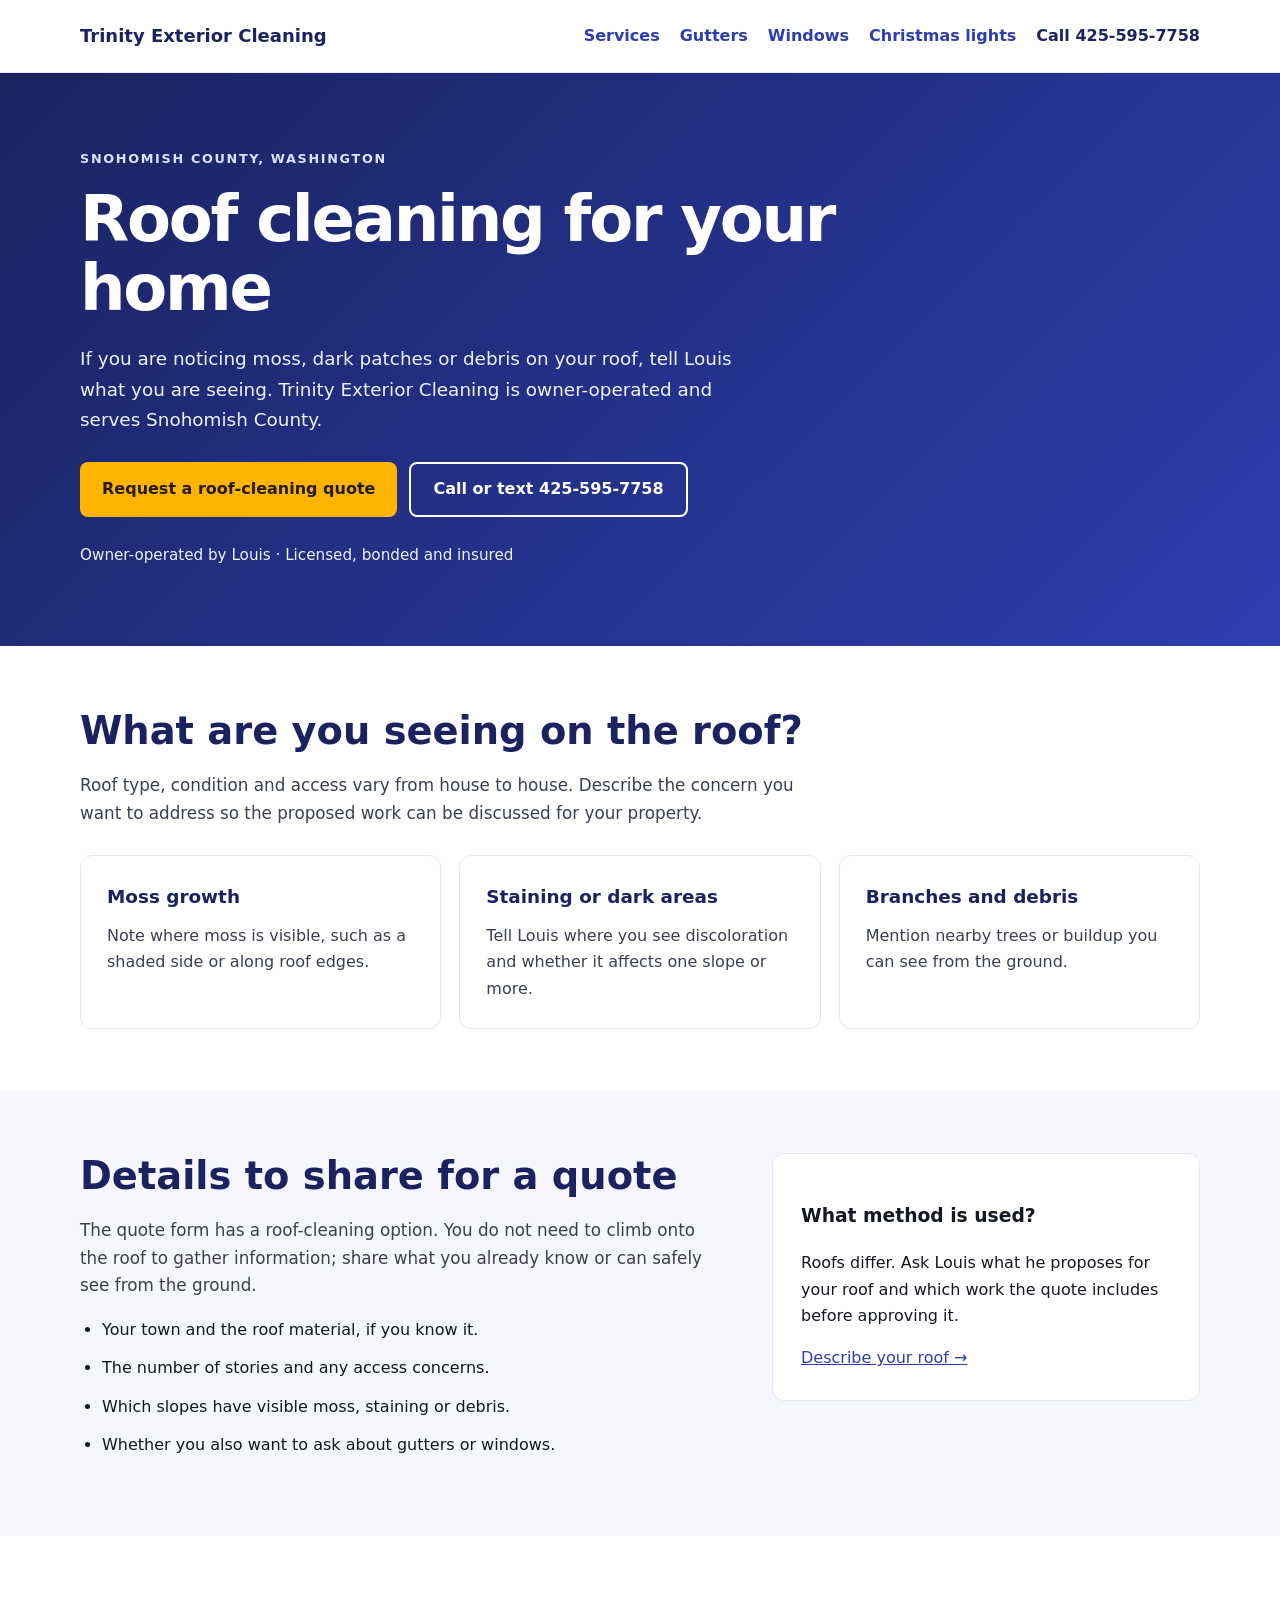
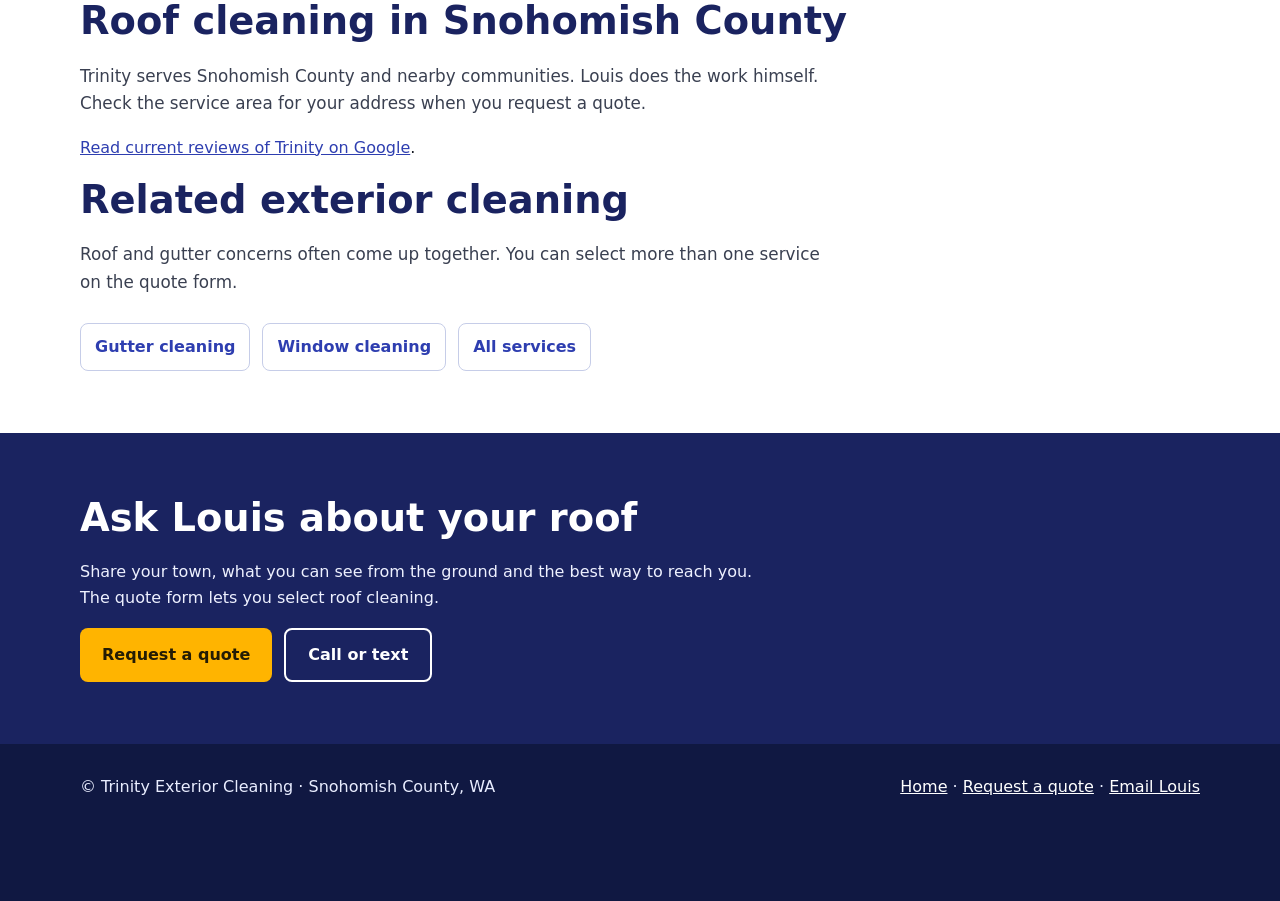
<file: roof-cleaning/index.html>
<!doctype html>
<html lang="en">
<head>
  <meta charset="utf-8">
  <meta name="viewport" content="width=device-width, initial-scale=1">
  <title>Roof Cleaning in Snohomish County, WA | Trinity Exterior Cleaning</title>
  <meta name="description" content="Ask Louis at Trinity Exterior Cleaning about roof cleaning for your Snohomish County home. Owner-operated, licensed, bonded and insured. Call or request a quote.">
  <link rel="canonical" href="https://trinityexteriorco.com/roof-cleaning/">
  <meta name="robots" content="index,follow,max-image-preview:large,max-snippet:-1,max-video-preview:-1">
  <meta property="og:type" content="website">
  <meta property="og:title" content="Roof Cleaning in Snohomish County | Trinity Exterior Cleaning">
  <meta property="og:description" content="Roof cleaning from an owner-operated local business. Tell Louis about your roof and request a quote.">
  <meta property="og:url" content="https://trinityexteriorco.com/roof-cleaning/">
  <meta name="theme-color" content="#232f8a">
  <style>
    :root{--blue:#2e3eb0;--deep:#1a2360;--ink:#141821;--text:#3a4051;--soft:#f5f7fc;--line:#e3e8f3;--gold:#ffb400}
    *{box-sizing:border-box}html{scroll-behavior:smooth}body{margin:0;color:var(--ink);font:16px/1.65 system-ui,-apple-system,"Segoe UI",sans-serif;background:#fff}a{color:var(--blue)}a:focus-visible{outline:3px solid var(--gold);outline-offset:3px;border-radius:3px}
    .wrap{width:min(1120px,calc(100% - 40px));margin:auto}.top{background:#fff;border-bottom:1px solid var(--line)}.top .wrap{display:flex;align-items:center;justify-content:space-between;gap:24px;min-height:72px}.brand{font-weight:850;font-size:18px;line-height:1.2;color:var(--deep);text-decoration:none}.top nav{display:flex;flex-wrap:wrap;gap:20px;align-items:center}.top nav a{text-decoration:none;font-weight:650}.top nav .call{color:var(--deep)}
    .hero{background:linear-gradient(135deg,var(--deep),var(--blue));color:#fff;padding:72px 0 78px}.eyebrow{font-size:.8rem;letter-spacing:.13em;text-transform:uppercase;font-weight:800;color:#dce2ff}.hero h1{font-size:clamp(2.4rem,5vw,4.5rem);line-height:1.07;max-width:800px;letter-spacing:-.035em;margin:14px 0 22px}.hero p{font-size:1.15rem;max-width:680px;color:#eef1ff;margin:0 0 27px}.actions{display:flex;gap:12px;flex-wrap:wrap}.button{display:inline-flex;align-items:center;justify-content:center;min-height:48px;padding:12px 22px;border-radius:8px;font-weight:800;text-decoration:none;background:var(--gold);color:#241c04}.button.alt{background:transparent;border:2px solid #fff;color:#fff}.trust{display:block;margin-top:26px;color:#eef1ff;font-size:.95rem}
    main section{padding:62px 0}.soft{background:var(--soft)}h2{font-size:clamp(1.7rem,3vw,2.4rem);line-height:1.2;color:var(--deep);margin:0 0 18px}.lead{max-width:760px;font-size:1.05rem;color:var(--text)}.grid{display:grid;grid-template-columns:repeat(3,1fr);gap:18px;margin-top:28px}.card{padding:26px;border:1px solid var(--line);border-radius:12px;background:#fff}.card h3{margin:0 0 10px;color:var(--deep);font-size:1.15rem}.card p{margin:0;color:var(--text)}.list{padding-left:22px;max-width:760px}.list li{margin:12px 0}.split{display:grid;grid-template-columns:1.2fr .8fr;gap:50px;align-items:start}.panel{background:#fff;border:1px solid var(--line);border-radius:12px;padding:28px}.panel p{margin-top:0}.related{display:flex;gap:12px;flex-wrap:wrap;margin-top:26px}.related a{padding:10px 14px;border:1px solid #c6cde8;border-radius:8px;text-decoration:none;font-weight:700}.quote{background:var(--deep);color:#fff}.quote h2{color:#fff}.quote p{color:#eef1ff;max-width:700px}.footer{padding:30px 0 100px;background:#101842;color:#e9edff}.footer a{color:#fff}.footer .wrap{display:flex;gap:18px;justify-content:space-between;flex-wrap:wrap}.mobile-actions{display:none}
    @media(max-width:720px){.top .wrap{align-items:flex-start;flex-direction:column;padding:13px 0;gap:8px}.top nav{gap:12px;font-size:.86rem}.hero{padding:54px 0 64px}.grid,.split{grid-template-columns:1fr}.split{gap:22px}main section{padding:48px 0}.mobile-actions{display:flex;position:fixed;bottom:0;left:0;right:0;z-index:10;gap:8px;padding:9px 12px calc(9px + env(safe-area-inset-bottom));background:#fff;box-shadow:0 -3px 18px #10184222}.mobile-actions a{flex:1;text-align:center;text-decoration:none;font-weight:800;border-radius:7px;padding:12px 8px;min-height:46px;border:2px solid var(--blue)}.mobile-actions a:last-child{color:#fff;background:var(--blue)}}
  </style>
</head>
<body>
  <header class="top"><div class="wrap"><a class="brand" href="/">Trinity Exterior Cleaning</a><nav aria-label="Main navigation"><a href="/#services">Services</a><a href="/gutter-cleaning/">Gutters</a><a href="/window-cleaning/">Windows</a><a href="/lights/">Christmas lights</a><a class="call" href="tel:4255957758">Call 425-595-7758</a></nav></div></header>
  <main>
    <section class="hero"><div class="wrap"><span class="eyebrow">Snohomish County, Washington</span><h1>Roof cleaning for your home</h1><p>If you are noticing moss, dark patches or debris on your roof, tell Louis what you are seeing. Trinity Exterior Cleaning is owner-operated and serves Snohomish County.</p><div class="actions"><a class="button" href="/book/#quote">Request a roof-cleaning quote</a><a class="button alt" href="tel:4255957758">Call or text 425-595-7758</a></div><span class="trust">Owner-operated by Louis · Licensed, bonded and insured</span></div></section>
    <section><div class="wrap"><h2>What are you seeing on the roof?</h2><p class="lead">Roof type, condition and access vary from house to house. Describe the concern you want to address so the proposed work can be discussed for your property.</p><div class="grid"><div class="card"><h3>Moss growth</h3><p>Note where moss is visible, such as a shaded side or along roof edges.</p></div><div class="card"><h3>Staining or dark areas</h3><p>Tell Louis where you see discoloration and whether it affects one slope or more.</p></div><div class="card"><h3>Branches and debris</h3><p>Mention nearby trees or buildup you can see from the ground.</p></div></div></div></section>
    <section class="soft"><div class="wrap split"><div><h2>Details to share for a quote</h2><p class="lead">The quote form has a roof-cleaning option. You do not need to climb onto the roof to gather information; share what you already know or can safely see from the ground.</p><ul class="list"><li>Your town and the roof material, if you know it.</li><li>The number of stories and any access concerns.</li><li>Which slopes have visible moss, staining or debris.</li><li>Whether you also want to ask about gutters or windows.</li></ul></div><div class="panel"><h3>What method is used?</h3><p>Roofs differ. Ask Louis what he proposes for your roof and which work the quote includes before approving it.</p><a href="/book/#quote">Describe your roof →</a></div></div></section>
    <section><div class="wrap"><h2>Roof cleaning in Snohomish County</h2><p class="lead">Trinity serves Snohomish County and nearby communities. Louis does the work himself. Check the service area for your address when you request a quote.</p><p><a href="https://share.google/9lr3SAAIuRhdXml0r" target="_blank" rel="noopener noreferrer">Read current reviews of Trinity on Google</a>.</p><h2>Related exterior cleaning</h2><p class="lead">Roof and gutter concerns often come up together. You can select more than one service on the quote form.</p><div class="related"><a href="/gutter-cleaning/">Gutter cleaning</a><a href="/window-cleaning/">Window cleaning</a><a href="/">All services</a></div></div></section>
    <section class="quote"><div class="wrap"><h2>Ask Louis about your roof</h2><p>Share your town, what you can see from the ground and the best way to reach you. The quote form lets you select roof cleaning.</p><div class="actions"><a class="button" href="/book/#quote">Request a quote</a><a class="button alt" href="tel:4255957758">Call or text</a></div></div></section>
  </main>
  <footer class="footer"><div class="wrap"><span>© Trinity Exterior Cleaning · Snohomish County, WA</span><span><a href="/">Home</a> · <a href="/book/">Request a quote</a> · <a href="mailto:louis@trinityexteriorco.com">Email Louis</a></span></div></footer>
  <div class="mobile-actions" aria-label="Contact options"><a href="tel:4255957758">Call or text</a><a href="/book/#quote">Get a quote</a></div>
  <script type="application/ld+json">{"@context":"https://schema.org","@type":"Service","name":"Roof cleaning","serviceType":"Roof cleaning","url":"https://trinityexteriorco.com/roof-cleaning/","areaServed":{"@type":"AdministrativeArea","name":"Snohomish County, WA"},"provider":{"@id":"https://trinityexteriorco.com/#business"}}</script>
</body>
</html>
</file>
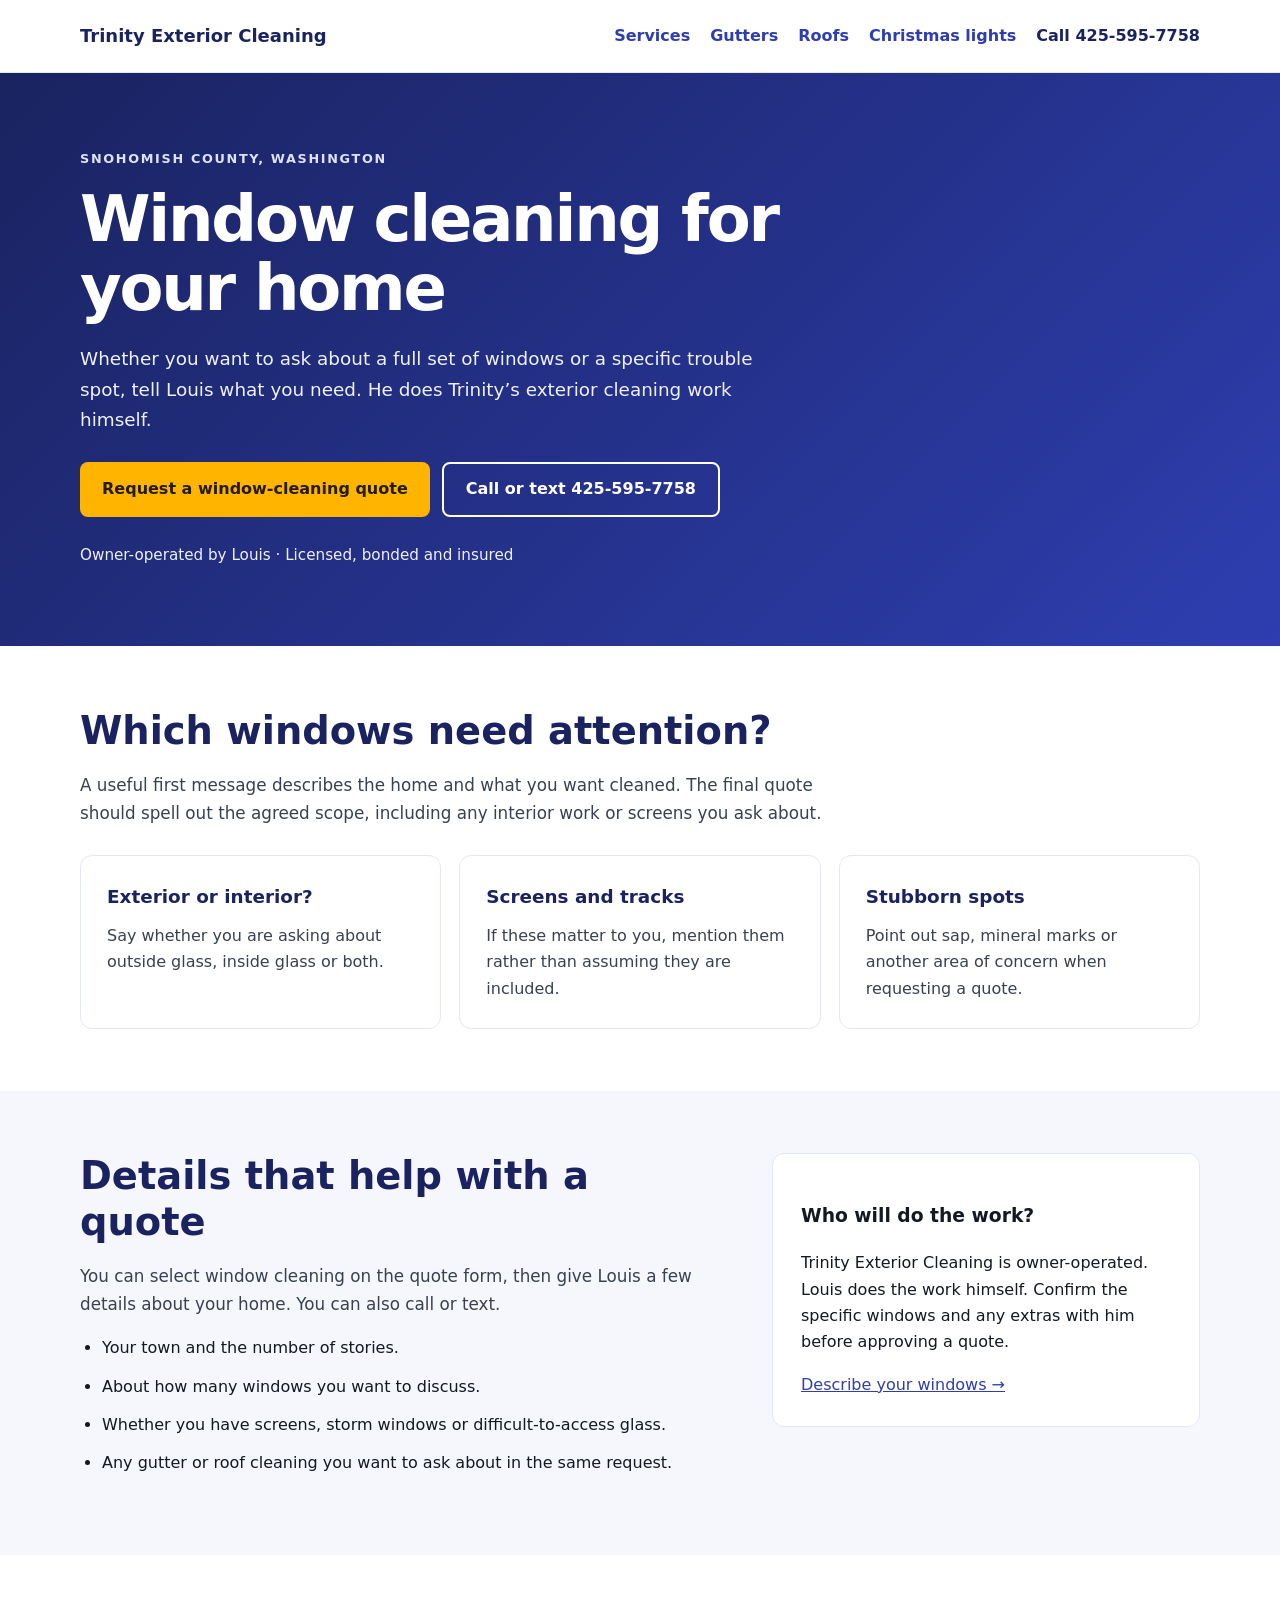
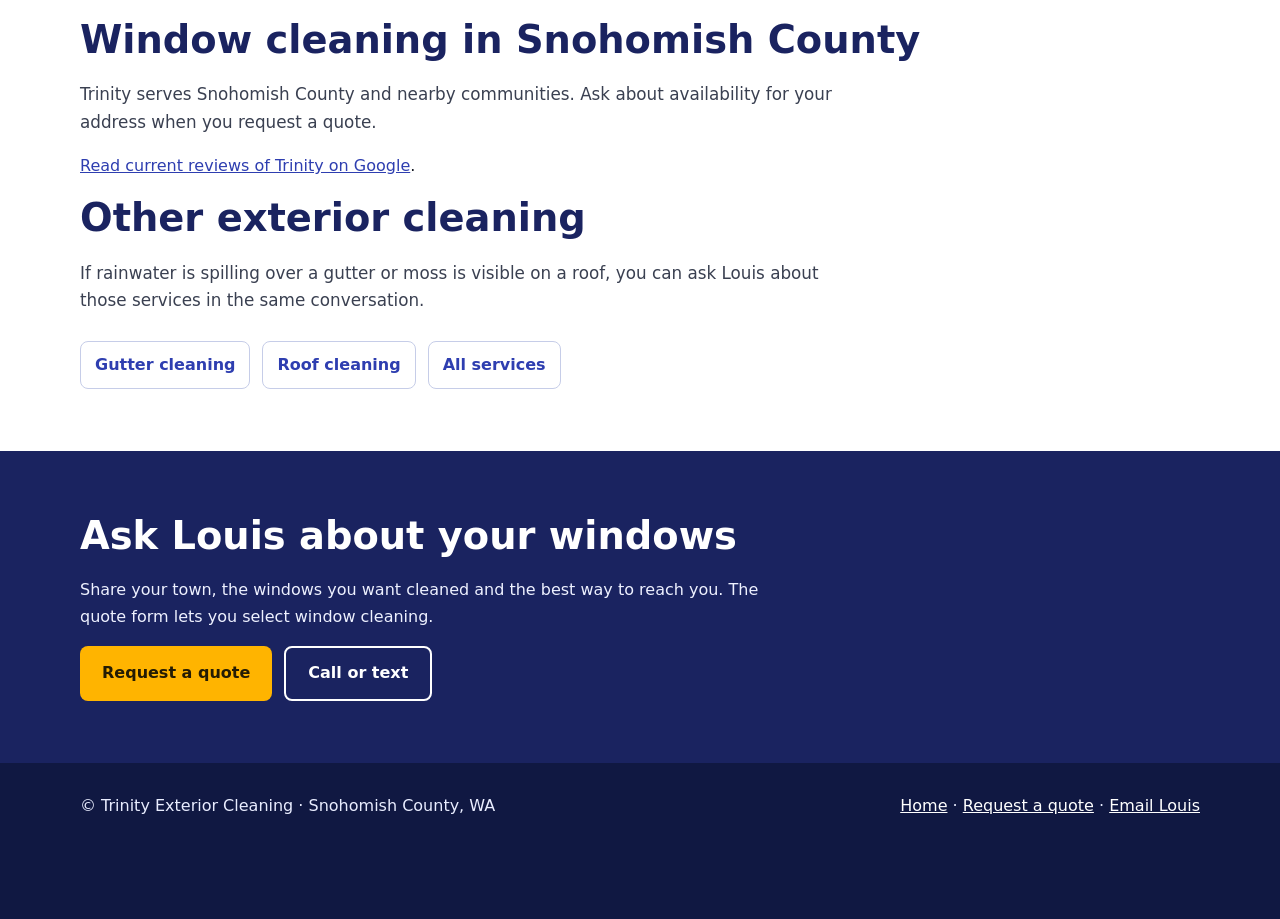
<file: window-cleaning/index.html>
<!doctype html>
<html lang="en">
<head>
  <meta charset="utf-8">
  <meta name="viewport" content="width=device-width, initial-scale=1">
  <title>Window Cleaning in Snohomish County, WA | Trinity Exterior Cleaning</title>
  <meta name="description" content="Ask Louis at Trinity Exterior Cleaning about window cleaning for your Snohomish County home. Owner-operated, licensed, bonded and insured. Call or request a quote.">
  <link rel="canonical" href="https://trinityexteriorco.com/window-cleaning/">
  <meta name="robots" content="index,follow,max-image-preview:large,max-snippet:-1,max-video-preview:-1">
  <meta property="og:type" content="website">
  <meta property="og:title" content="Window Cleaning in Snohomish County | Trinity Exterior Cleaning">
  <meta property="og:description" content="Window cleaning from an owner-operated local business. Tell Louis what you need and request a quote.">
  <meta property="og:url" content="https://trinityexteriorco.com/window-cleaning/">
  <meta name="theme-color" content="#232f8a">
  <style>
    :root{--blue:#2e3eb0;--deep:#1a2360;--ink:#141821;--text:#3a4051;--soft:#f5f7fc;--line:#e3e8f3;--gold:#ffb400}
    *{box-sizing:border-box}html{scroll-behavior:smooth}body{margin:0;color:var(--ink);font:16px/1.65 system-ui,-apple-system,"Segoe UI",sans-serif;background:#fff}a{color:var(--blue)}a:focus-visible{outline:3px solid var(--gold);outline-offset:3px;border-radius:3px}
    .wrap{width:min(1120px,calc(100% - 40px));margin:auto}.top{background:#fff;border-bottom:1px solid var(--line)}.top .wrap{display:flex;align-items:center;justify-content:space-between;gap:24px;min-height:72px}.brand{font-weight:850;font-size:18px;line-height:1.2;color:var(--deep);text-decoration:none}.top nav{display:flex;flex-wrap:wrap;gap:20px;align-items:center}.top nav a{text-decoration:none;font-weight:650}.top nav .call{color:var(--deep)}
    .hero{background:linear-gradient(135deg,var(--deep),var(--blue));color:#fff;padding:72px 0 78px}.eyebrow{font-size:.8rem;letter-spacing:.13em;text-transform:uppercase;font-weight:800;color:#dce2ff}.hero h1{font-size:clamp(2.4rem,5vw,4.5rem);line-height:1.07;max-width:800px;letter-spacing:-.035em;margin:14px 0 22px}.hero p{font-size:1.15rem;max-width:680px;color:#eef1ff;margin:0 0 27px}.actions{display:flex;gap:12px;flex-wrap:wrap}.button{display:inline-flex;align-items:center;justify-content:center;min-height:48px;padding:12px 22px;border-radius:8px;font-weight:800;text-decoration:none;background:var(--gold);color:#241c04}.button.alt{background:transparent;border:2px solid #fff;color:#fff}.trust{display:block;margin-top:26px;color:#eef1ff;font-size:.95rem}
    main section{padding:62px 0}.soft{background:var(--soft)}h2{font-size:clamp(1.7rem,3vw,2.4rem);line-height:1.2;color:var(--deep);margin:0 0 18px}.lead{max-width:760px;font-size:1.05rem;color:var(--text)}.grid{display:grid;grid-template-columns:repeat(3,1fr);gap:18px;margin-top:28px}.card{padding:26px;border:1px solid var(--line);border-radius:12px;background:#fff}.card h3{margin:0 0 10px;color:var(--deep);font-size:1.15rem}.card p{margin:0;color:var(--text)}.list{padding-left:22px;max-width:760px}.list li{margin:12px 0}.split{display:grid;grid-template-columns:1.2fr .8fr;gap:50px;align-items:start}.panel{background:#fff;border:1px solid var(--line);border-radius:12px;padding:28px}.panel p{margin-top:0}.related{display:flex;gap:12px;flex-wrap:wrap;margin-top:26px}.related a{padding:10px 14px;border:1px solid #c6cde8;border-radius:8px;text-decoration:none;font-weight:700}.quote{background:var(--deep);color:#fff}.quote h2{color:#fff}.quote p{color:#eef1ff;max-width:700px}.footer{padding:30px 0 100px;background:#101842;color:#e9edff}.footer a{color:#fff}.footer .wrap{display:flex;gap:18px;justify-content:space-between;flex-wrap:wrap}.mobile-actions{display:none}
    @media(max-width:720px){.top .wrap{align-items:flex-start;flex-direction:column;padding:13px 0;gap:8px}.top nav{gap:12px;font-size:.86rem}.hero{padding:54px 0 64px}.grid,.split{grid-template-columns:1fr}.split{gap:22px}main section{padding:48px 0}.mobile-actions{display:flex;position:fixed;bottom:0;left:0;right:0;z-index:10;gap:8px;padding:9px 12px calc(9px + env(safe-area-inset-bottom));background:#fff;box-shadow:0 -3px 18px #10184222}.mobile-actions a{flex:1;text-align:center;text-decoration:none;font-weight:800;border-radius:7px;padding:12px 8px;min-height:46px;border:2px solid var(--blue)}.mobile-actions a:last-child{color:#fff;background:var(--blue)}}
  </style>
</head>
<body>
  <header class="top"><div class="wrap"><a class="brand" href="/">Trinity Exterior Cleaning</a><nav aria-label="Main navigation"><a href="/#services">Services</a><a href="/gutter-cleaning/">Gutters</a><a href="/roof-cleaning/">Roofs</a><a href="/lights/">Christmas lights</a><a class="call" href="tel:4255957758">Call 425-595-7758</a></nav></div></header>
  <main>
    <section class="hero"><div class="wrap"><span class="eyebrow">Snohomish County, Washington</span><h1>Window cleaning for your home</h1><p>Whether you want to ask about a full set of windows or a specific trouble spot, tell Louis what you need. He does Trinity’s exterior cleaning work himself.</p><div class="actions"><a class="button" href="/book/#quote">Request a window-cleaning quote</a><a class="button alt" href="tel:4255957758">Call or text 425-595-7758</a></div><span class="trust">Owner-operated by Louis · Licensed, bonded and insured</span></div></section>
    <section><div class="wrap"><h2>Which windows need attention?</h2><p class="lead">A useful first message describes the home and what you want cleaned. The final quote should spell out the agreed scope, including any interior work or screens you ask about.</p><div class="grid"><div class="card"><h3>Exterior or interior?</h3><p>Say whether you are asking about outside glass, inside glass or both.</p></div><div class="card"><h3>Screens and tracks</h3><p>If these matter to you, mention them rather than assuming they are included.</p></div><div class="card"><h3>Stubborn spots</h3><p>Point out sap, mineral marks or another area of concern when requesting a quote.</p></div></div></div></section>
    <section class="soft"><div class="wrap split"><div><h2>Details that help with a quote</h2><p class="lead">You can select window cleaning on the quote form, then give Louis a few details about your home. You can also call or text.</p><ul class="list"><li>Your town and the number of stories.</li><li>About how many windows you want to discuss.</li><li>Whether you have screens, storm windows or difficult-to-access glass.</li><li>Any gutter or roof cleaning you want to ask about in the same request.</li></ul></div><div class="panel"><h3>Who will do the work?</h3><p>Trinity Exterior Cleaning is owner-operated. Louis does the work himself. Confirm the specific windows and any extras with him before approving a quote.</p><a href="/book/#quote">Describe your windows →</a></div></div></section>
    <section><div class="wrap"><h2>Window cleaning in Snohomish County</h2><p class="lead">Trinity serves Snohomish County and nearby communities. Ask about availability for your address when you request a quote.</p><p><a href="https://share.google/9lr3SAAIuRhdXml0r" target="_blank" rel="noopener noreferrer">Read current reviews of Trinity on Google</a>.</p><h2>Other exterior cleaning</h2><p class="lead">If rainwater is spilling over a gutter or moss is visible on a roof, you can ask Louis about those services in the same conversation.</p><div class="related"><a href="/gutter-cleaning/">Gutter cleaning</a><a href="/roof-cleaning/">Roof cleaning</a><a href="/">All services</a></div></div></section>
    <section class="quote"><div class="wrap"><h2>Ask Louis about your windows</h2><p>Share your town, the windows you want cleaned and the best way to reach you. The quote form lets you select window cleaning.</p><div class="actions"><a class="button" href="/book/#quote">Request a quote</a><a class="button alt" href="tel:4255957758">Call or text</a></div></div></section>
  </main>
  <footer class="footer"><div class="wrap"><span>© Trinity Exterior Cleaning · Snohomish County, WA</span><span><a href="/">Home</a> · <a href="/book/">Request a quote</a> · <a href="mailto:louis@trinityexteriorco.com">Email Louis</a></span></div></footer>
  <div class="mobile-actions" aria-label="Contact options"><a href="tel:4255957758">Call or text</a><a href="/book/#quote">Get a quote</a></div>
  <script type="application/ld+json">{"@context":"https://schema.org","@type":"Service","name":"Window cleaning","serviceType":"Window cleaning","url":"https://trinityexteriorco.com/window-cleaning/","areaServed":{"@type":"AdministrativeArea","name":"Snohomish County, WA"},"provider":{"@id":"https://trinityexteriorco.com/#business"}}</script>
</body>
</html>
</file>
